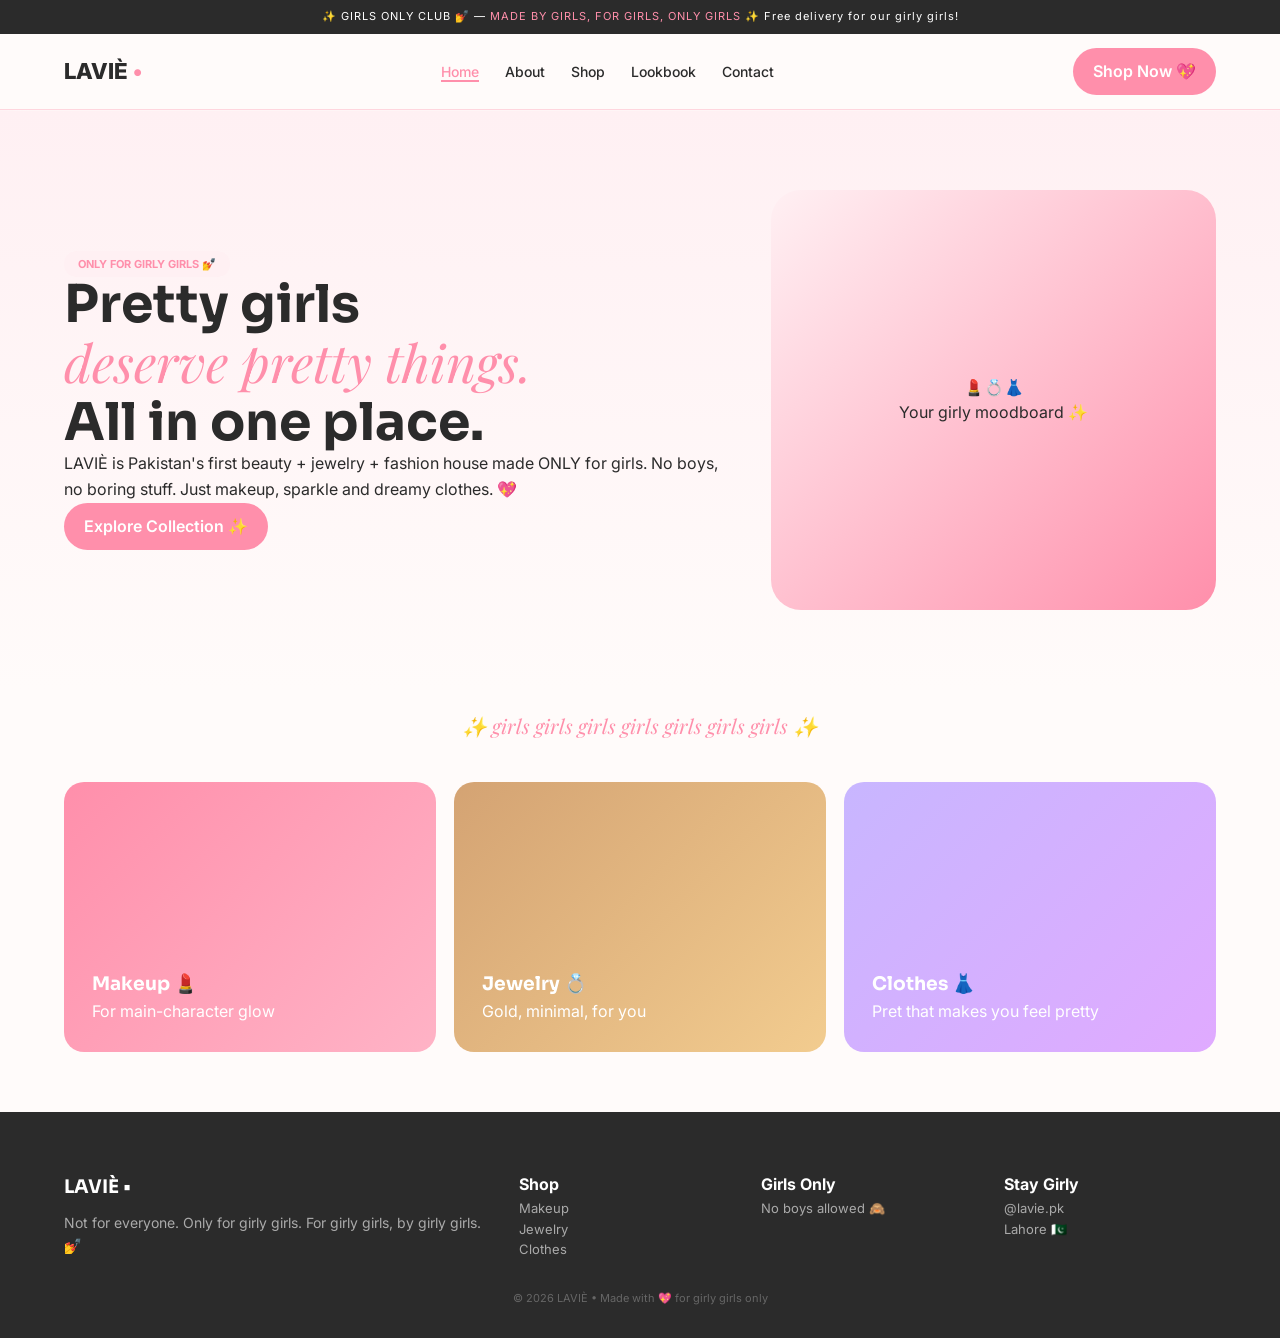
<file: index.html>
<!DOCTYPE html><html><head><meta charset="UTF-8"><meta name="viewport" content="width=device-width,initial-scale=1">
<title>LAVIÈ - Beauty, Jewelry & Fashion</title>
<link href="https://fonts.googleapis.com/css2?family=Inter:wght@400;500;600&family=Sora:wght@600;800&family=Playfair+Display:ital@0;1&display=swap" rel="stylesheet">
<link rel="stylesheet" href="style.css"></head><body>
<div class="announcement">✨ GIRLS ONLY CLUB 💅 — <span>MADE BY GIRLS, FOR GIRLS, ONLY GIRLS</span> ✨ Free delivery for our girly girls!</div>
<nav><div class="logo">LAVIÈ <span>•</span></div>
<ul class="nav-links"><li><a href="index.html" class="active">Home</a></li><li><a href="about.html">About</a></li><li><a href="shop.html">Shop</a></li><li><a href="lookbook.html">Lookbook</a></li><li><a href="contact.html">Contact</a></li></ul>
<a href="shop.html" class="btn">Shop Now 💖</a></nav>
<section class="hero"><div><span class="badge">ONLY FOR GIRLY GIRLS 💅</span>
<h1>Pretty girls<br><i>deserve pretty things.</i><br>All in one place.</h1>
<p>LAVIÈ is Pakistan's first beauty + jewelry + fashion house made ONLY for girls. No boys, no boring stuff. Just makeup, sparkle and dreamy clothes. 💖</p>
<a href="shop.html" class="btn">Explore Collection ✨</a>
</div><div style="background:linear-gradient(135deg,#fff0f3,#ff8fab);border-radius:30px;height:420px;display:flex;align-items:center;justify-content:center;text-align:center">💄💍👗<br>Your girly moodboard ✨</div></section>
<div class="girly-line">✨ girls girls girls girls girls girls girls ✨</div>
<section class="categories"><div class="cat cat-makeup"><h3>Makeup 💄</h3><p>For main-character glow</p></div><div class="cat cat-jewel"><h3>Jewelry 💍</h3><p>Gold, minimal, for you</p></div><div class="cat cat-cloth"><h3>Clothes 👗</h3><p>Pret that makes you feel pretty</p></div></section>
<footer class="footer"><div class="footer-grid"><div><h3>LAVIÈ •</h3><p style="color:#aaa;font-size:14px;margin-top:10px">Not for everyone. Only for girly girls. For girly girls, by girly girls. 💅</p></div><div><h4>Shop</h4><p style="color:#aaa;font-size:13px">Makeup<br>Jewelry<br>Clothes</p></div><div><h4>Girls Only</h4><p style="color:#aaa;font-size:13px">No boys allowed 🙈</p></div><div><h4>Stay Girly</h4><p style="color:#aaa;font-size:13px">@lavie.pk<br>Lahore 🇵🇰</p></div></div><p style="text-align:center;color:#666;margin-top:30px;font-size:11px">© 2026 LAVIÈ • Made with 💖 for girly girls only</p></footer>
</body></html>
</file>
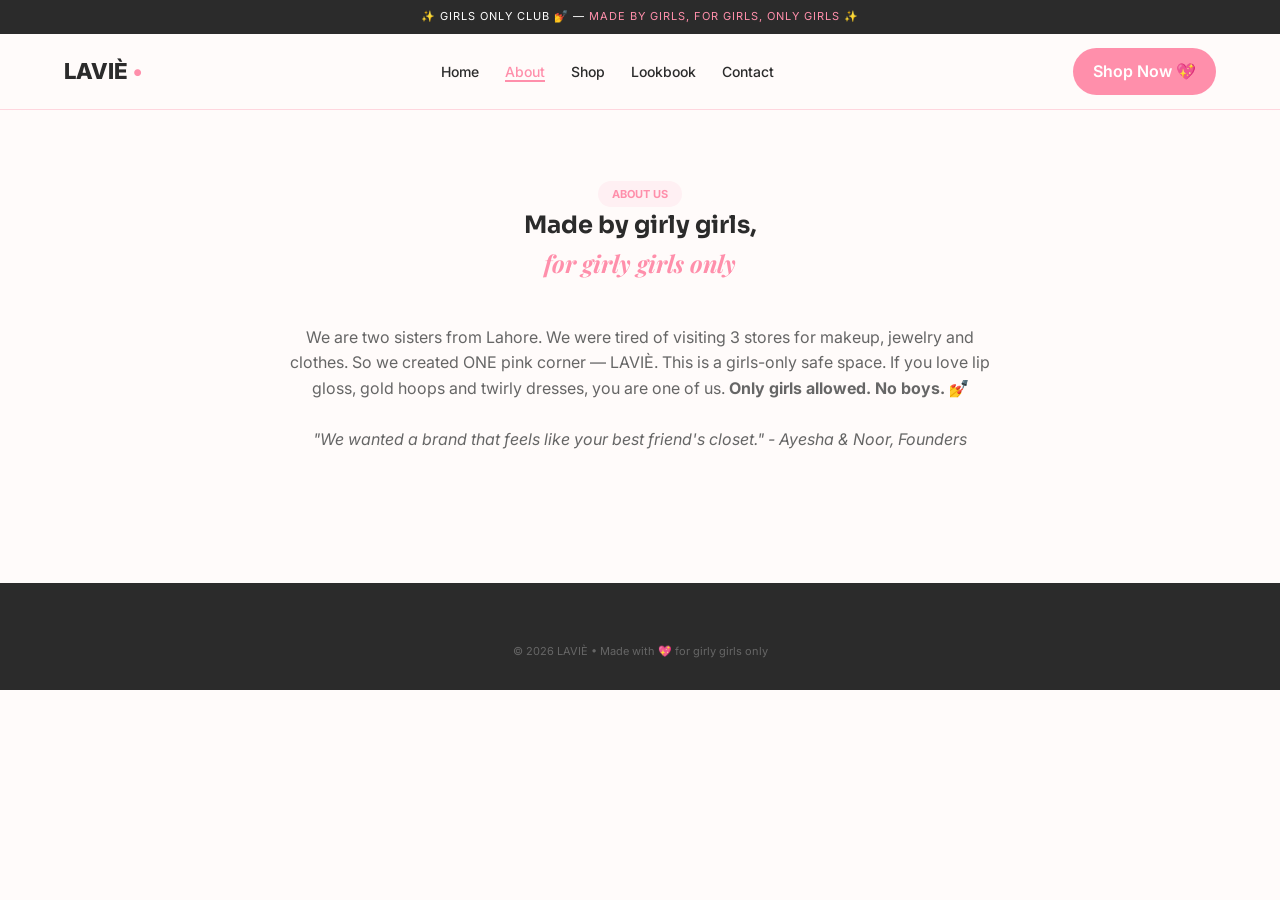
<file: about.html>
<!DOCTYPE html><html><head><meta charset="UTF-8"><meta name="viewport" content="width=device-width,initial-scale=1">
<title>About - LAVIÈ</title><link rel="stylesheet" href="style.css">
<link href="https://fonts.googleapis.com/css2?family=Inter&family=Sora:wght@600&family=Playfair+Display:ital@1&display=swap" rel="stylesheet"></head><body>
<div class="announcement">✨ GIRLS ONLY CLUB 💅 — <span>MADE BY GIRLS, FOR GIRLS, ONLY GIRLS</span> ✨</div>
<nav><div class="logo">LAVIÈ <span>•</span></div>
<ul class="nav-links"><li><a href="index.html">Home</a></li><li><a href="about.html" class="active">About</a></li><li><a href="shop.html">Shop</a></li><li><a href="lookbook.html">Lookbook</a></li><li><a href="contact.html">Contact</a></li></ul><a href="shop.html" class="btn">Shop Now 💖</a></nav>
<section class="section"><div class="section-head"><span class="badge">ABOUT US</span><h2>Made by girly girls,<br><i style="font-family:Playfair Display;color:#ff8fab">for girly girls only</i></h2></div>
<p style="max-width:700px;margin:0 auto;color:#666;text-align:center">We are two sisters from Lahore. We were tired of visiting 3 stores for makeup, jewelry and clothes. So we created ONE pink corner — LAVIÈ. This is a girls-only safe space. If you love lip gloss, gold hoops and twirly dresses, you are one of us. <b>Only girls allowed. No boys.</b> 💅<br><br><i>"We wanted a brand that feels like your best friend's closet." - Ayesha & Noor, Founders</i></p></section>
<footer class="footer"><p style="text-align:center;color:#666;font-size:11px">© 2026 LAVIÈ • Made with 💖 for girly girls only</p></footer></body></html>
</file>
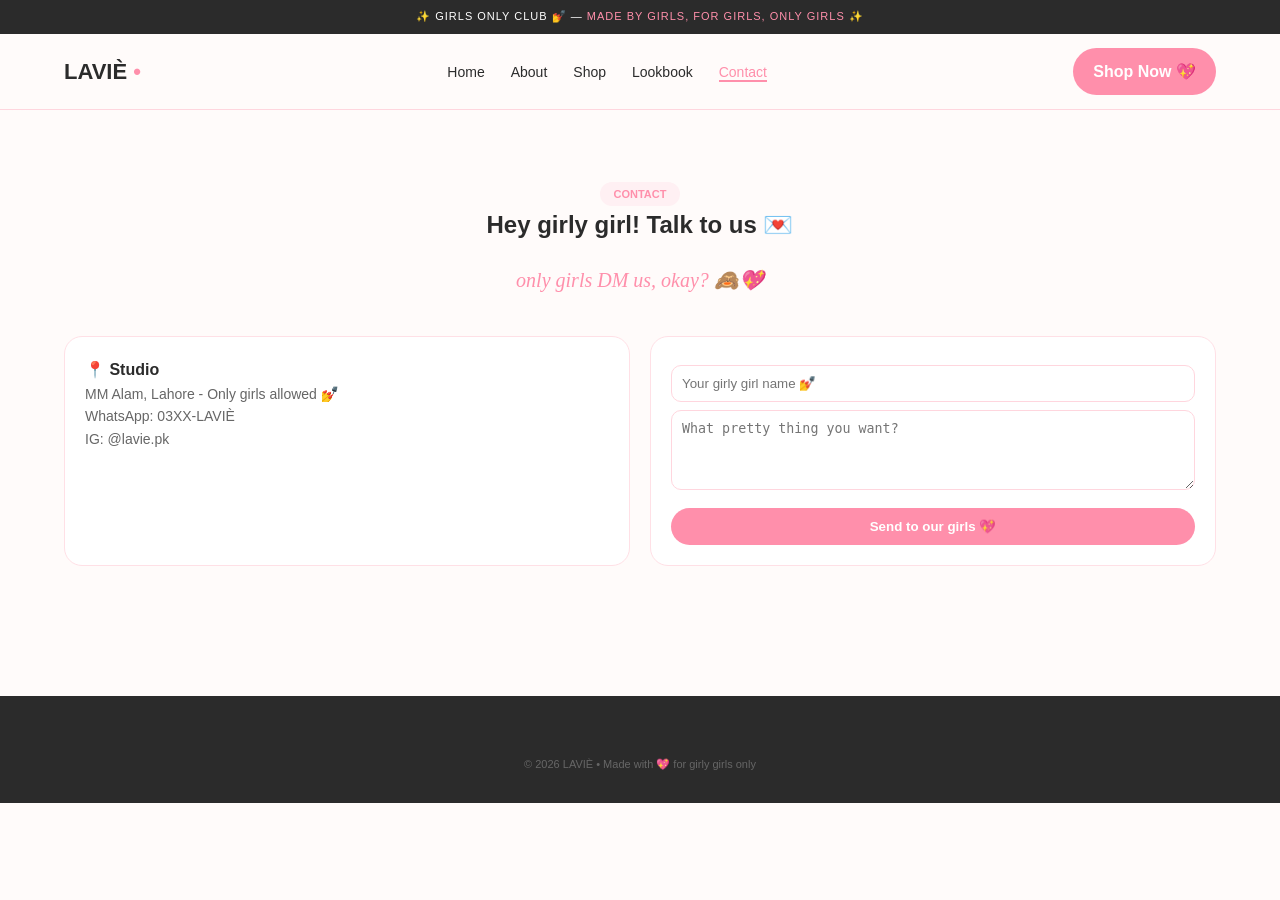
<file: contact.html>
<!DOCTYPE html><html><head><meta charset="UTF-8"><meta name="viewport" content="width=device-width,initial-scale=1"><title>Contact - LAVIÈ</title><link rel="stylesheet" href="style.css"></head><body>
<div class="announcement">✨ GIRLS ONLY CLUB 💅 — <span>MADE BY GIRLS, FOR GIRLS, ONLY GIRLS</span> ✨</div>
<nav><div class="logo">LAVIÈ <span>•</span></div><ul class="nav-links"><li><a href="index.html">Home</a></li><li><a href="about.html">About</a></li><li><a href="shop.html">Shop</a></li><li><a href="lookbook.html">Lookbook</a></li><li><a href="contact.html" class="active">Contact</a></li></ul><a href="shop.html" class="btn">Shop Now 💖</a></nav>
<section class="section"><div class="section-head"><span class="badge">CONTACT</span><h2>Hey girly girl! Talk to us 💌</h2><p class="girly-line">only girls DM us, okay? 🙈💖</p></div>
<div style="display:grid;grid-template-columns:1fr 1fr;gap:20px"><div style="background:#fff;padding:20px;border-radius:18px;border:1px solid #ffe0e6"><h4>📍 Studio</h4><p style="color:#666;font-size:14px">MM Alam, Lahore - Only girls allowed 💅<br>WhatsApp: 03XX-LAVIÈ<br>IG: @lavie.pk</p></div>
<div style="background:#fff;padding:20px;border-radius:18px;border:1px solid #ffe0e6"><input placeholder="Your girly girl name 💅" style="width:100%;padding:10px;margin-top:8px;border-radius:10px;border:1px solid #ffd6de"><textarea placeholder="What pretty thing you want?" style="width:100%;padding:10px;margin-top:8px;border-radius:10px;border:1px solid #ffd6de;height:80px"></textarea><button class="btn" style="width:100%;margin-top:10px">Send to our girls 💖</button></div></div></section>
<footer class="footer"><p style="text-align:center;color:#666;font-size:11px">© 2026 LAVIÈ • Made with 💖 for girly girls only</p></footer></body></html>
</file>
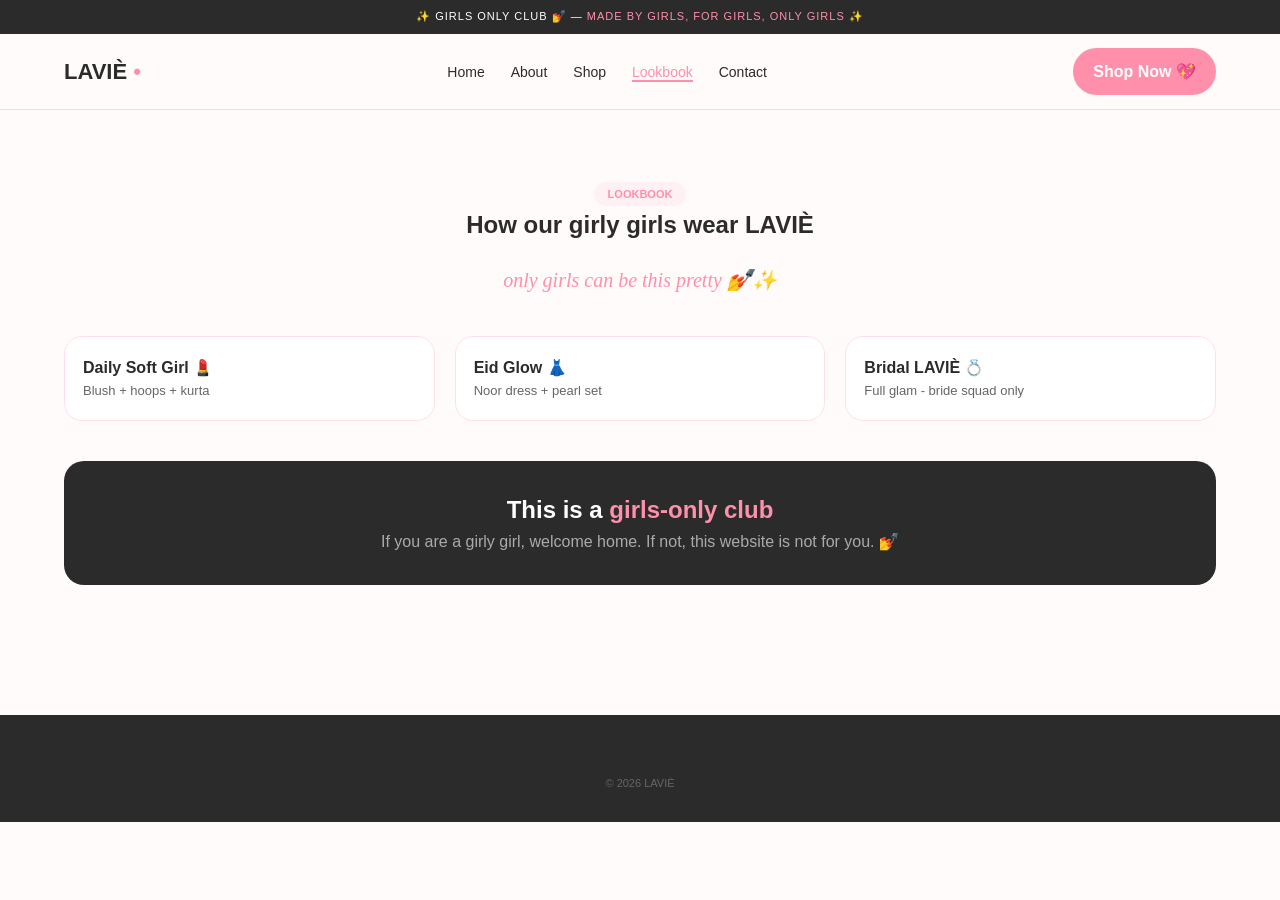
<file: lookbook.html>
<!DOCTYPE html><html><head><meta charset="UTF-8"><meta name="viewport" content="width=device-width,initial-scale=1"><title>Lookbook - LAVIÈ</title><link rel="stylesheet" href="style.css"></head><body>
<div class="announcement">✨ GIRLS ONLY CLUB 💅 — <span>MADE BY GIRLS, FOR GIRLS, ONLY GIRLS</span> ✨</div>
<nav><div class="logo">LAVIÈ <span>•</span></div><ul class="nav-links"><li><a href="index.html">Home</a></li><li><a href="about.html">About</a></li><li><a href="shop.html">Shop</a></li><li><a href="lookbook.html" class="active">Lookbook</a></li><li><a href="contact.html">Contact</a></li></ul><a href="shop.html" class="btn">Shop Now 💖</a></nav>
<section class="section"><div class="section-head"><span class="badge">LOOKBOOK</span><h2>How our girly girls wear LAVIÈ</h2><p class="girly-line">only girls can be this pretty 💅✨</p></div>
<div class="grid3"><div class="card"><h4>Daily Soft Girl 💄</h4><p style="color:#666;font-size:13px">Blush + hoops + kurta</p></div><div class="card"><h4>Eid Glow 👗</h4><p style="color:#666;font-size:13px">Noor dress + pearl set</p></div><div class="card"><h4>Bridal LAVIÈ 💍</h4><p style="color:#666;font-size:13px">Full glam - bride squad only</p></div></div>
<div style="margin-top:40px;background:#2b2b2b;color:#fff;border-radius:20px;padding:30px;text-align:center"><h2>This is a <span style="color:#ff8fab">girls-only club</span></h2><p style="color:#aaa">If you are a girly girl, welcome home. If not, this website is not for you. 💅</p></div></section>
<footer class="footer"><p style="text-align:center;color:#666;font-size:11px">© 2026 LAVIÈ</p></footer></body></html>
</file>
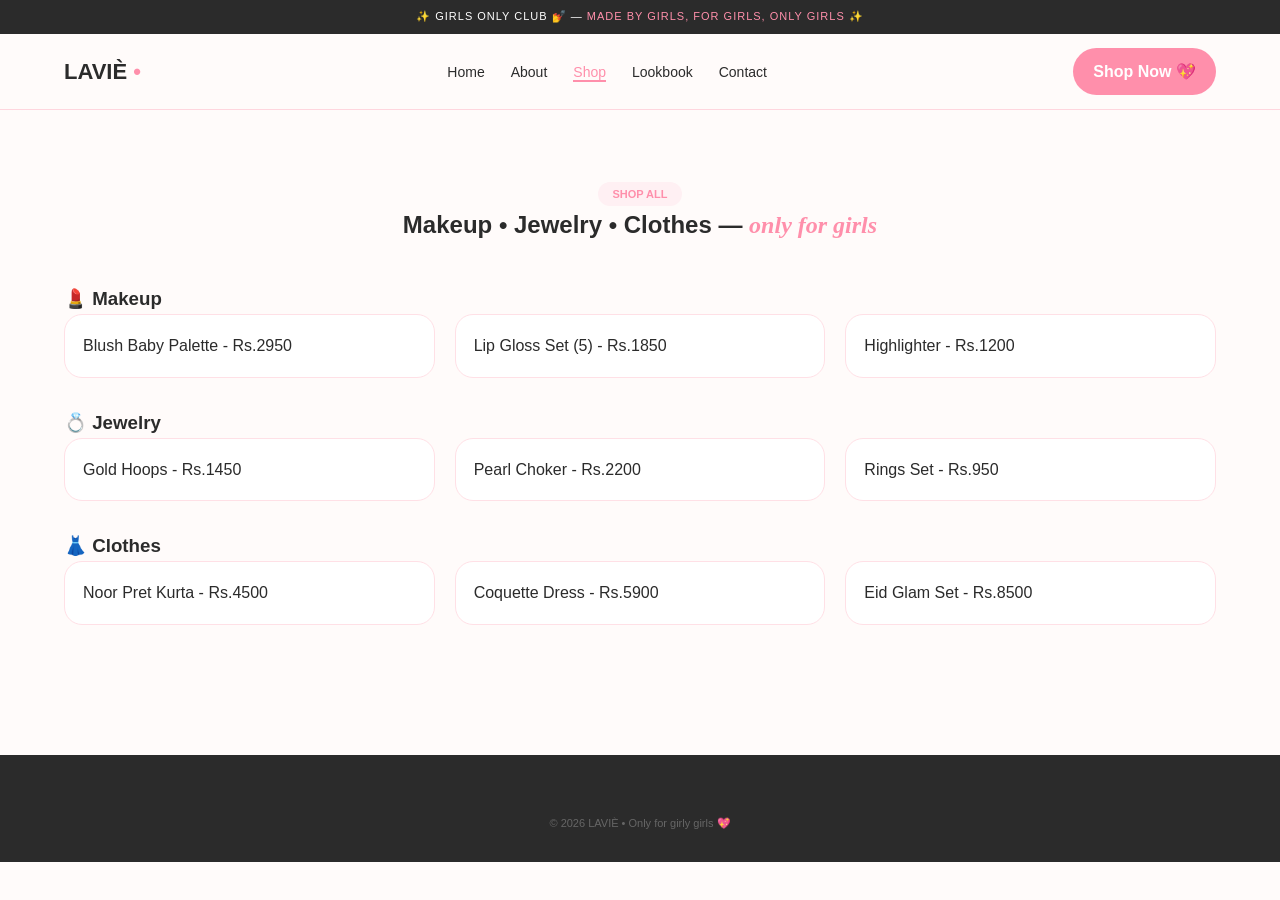
<file: shop.html>
<!DOCTYPE html><html><head><meta charset="UTF-8"><meta name="viewport" content="width=device-width,initial-scale=1"><title>Shop - LAVIÈ</title><link rel="stylesheet" href="style.css"></head><body>
<div class="announcement">✨ GIRLS ONLY CLUB 💅 — <span>MADE BY GIRLS, FOR GIRLS, ONLY GIRLS</span> ✨</div>
<nav><div class="logo">LAVIÈ <span>•</span></div><ul class="nav-links"><li><a href="index.html">Home</a></li><li><a href="about.html">About</a></li><li><a href="shop.html" class="active">Shop</a></li><li><a href="lookbook.html">Lookbook</a></li><li><a href="contact.html">Contact</a></li></ul><a href="shop.html" class="btn">Shop Now 💖</a></nav>
<section class="section"><div class="section-head"><span class="badge">SHOP ALL</span><h2>Makeup • Jewelry • Clothes — <i style="font-family:Playfair Display;color:#ff8fab">only for girls</i></h2></div>
<h3>💄 Makeup</h3><div class="grid3"><div class="card">Blush Baby Palette - Rs.2950</div><div class="card">Lip Gloss Set (5) - Rs.1850</div><div class="card">Highlighter - Rs.1200</div></div>
<h3 style="margin-top:30px">💍 Jewelry</h3><div class="grid3"><div class="card">Gold Hoops - Rs.1450</div><div class="card">Pearl Choker - Rs.2200</div><div class="card">Rings Set - Rs.950</div></div>
<h3 style="margin-top:30px">👗 Clothes</h3><div class="grid3"><div class="card">Noor Pret Kurta - Rs.4500</div><div class="card">Coquette Dress - Rs.5900</div><div class="card">Eid Glam Set - Rs.8500</div></div></section>
<footer class="footer"><p style="text-align:center;color:#666;font-size:11px">© 2026 LAVIÈ • Only for girly girls 💖</p></footer></body></html>
</file>
<file: style.css>
:root{--pink:#ff8fab;--blush:#fff0f3;--gold:#d4a373;--dark:#2b2b2b;--light:#fffbfa}
*{margin:0;padding:0;box-sizing:border-box}
body{font-family:'Inter',sans-serif;background:var(--light);color:var(--dark);line-height:1.6}
h1,h2,h3{font-family:'Sora',sans-serif}
.announcement{background:#2b2b2b;color:#fff;text-align:center;padding:8px;font-size:11px;letter-spacing:1px}
.announcement span{color:var(--pink)}
nav{position:sticky;top:0;z-index:100;background:rgba(255,251,250,0.92);backdrop-filter:blur(12px);border-bottom:1px solid #ffd6de;padding:14px 5%;display:flex;justify-content:space-between;align-items:center}
.logo{font-weight:800;font-size:22px}.logo span{color:var(--pink)}
.nav-links{display:flex;gap:26px;list-style:none}
.nav-links a{text-decoration:none;color:#2b2b2b;font-weight:500;font-size:14px}
.nav-links a.active{color:var(--pink);border-bottom:2px solid var(--pink)}
.btn{background:var(--pink);color:#fff;padding:11px 20px;border-radius:30px;text-decoration:none;font-weight:600;border:none;cursor:pointer;display:inline-block}
.hero{padding:80px 5%;display:grid;grid-template-columns:1.2fr 0.8fr;gap:40px;align-items:center;background:linear-gradient(180deg,var(--blush),var(--light))}
.hero h1{font-size:52px;line-height:1.1}.hero h1 i{font-family:'Playfair Display',serif;font-style:italic;color:var(--pink);font-weight:400}
.badge{background:var(--blush);color:var(--pink);padding:6px 14px;border-radius:20px;font-size:11px;font-weight:700}
.categories{display:grid;grid-template-columns:repeat(3,1fr);gap:18px;margin:40px 5%}
.cat{border-radius:20px;padding:28px;height:270px;display:flex;flex-direction:column;justify-content:flex-end;color:#fff;position:relative}
.cat-makeup{background:linear-gradient(135deg,#ff8fab,#ffb3c6)}.cat-jewel{background:linear-gradient(135deg,#d4a373,#f2cc8f)}.cat-cloth{background:linear-gradient(135deg,#c8b6ff,#e0aaff)}
.section{padding:70px 5%}.section-head{text-align:center;max-width:600px;margin:0 auto 40px}
.grid3{display:grid;grid-template-columns:repeat(3,1fr);gap:20px}
.card{background:#fff;border-radius:18px;padding:18px;border:1px solid #ffe0e6}
.girly-line{font-family:'Playfair Display',serif;font-style:italic;color:var(--pink);font-size:20px;text-align:center;margin:20px 0}
.footer{background:#2b2b2b;color:#fff;padding:60px 5% 30px;margin-top:60px}
.footer-grid{display:grid;grid-template-columns:2fr 1fr 1fr 1fr;gap:30px}
@media(max-width:900px){.hero,.categories,.grid3,.footer-grid{grid-template-columns:1fr}.hero h1{font-size:34px}.nav-links{display:none}}
</file>
